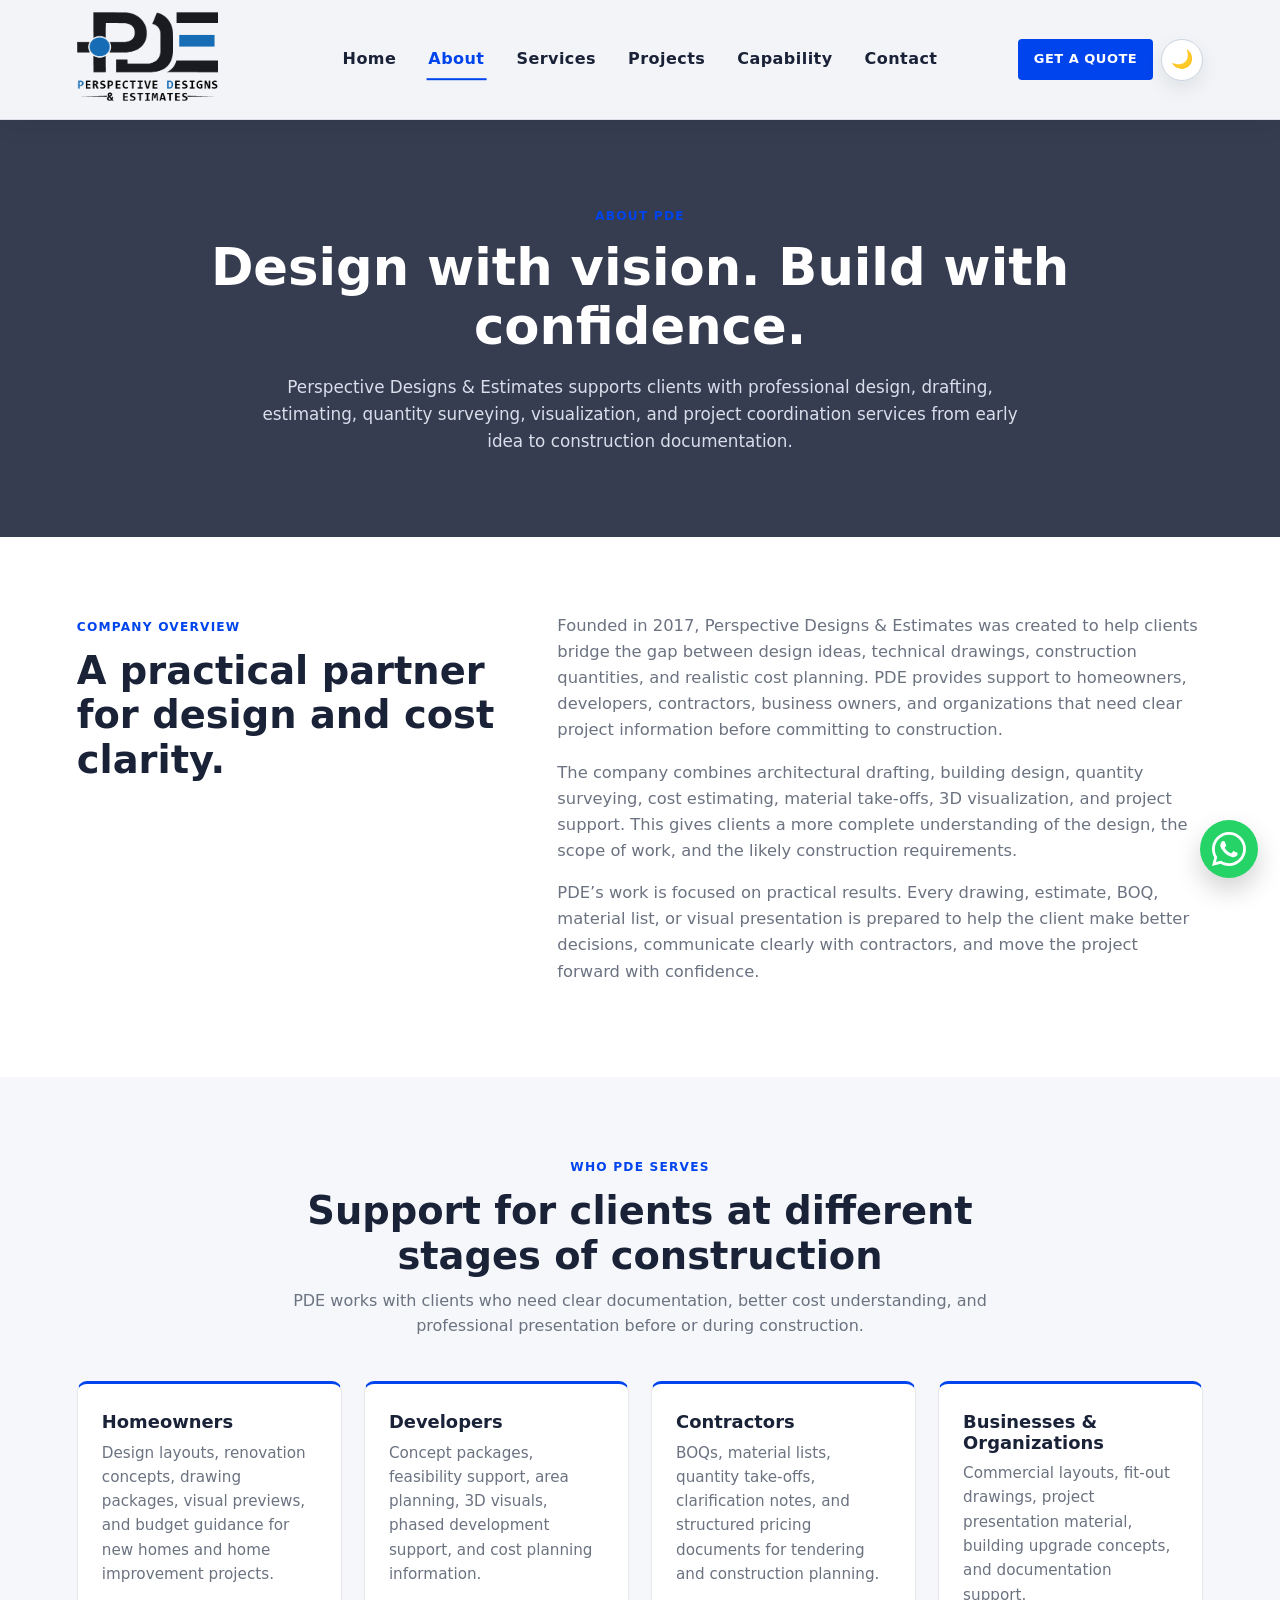
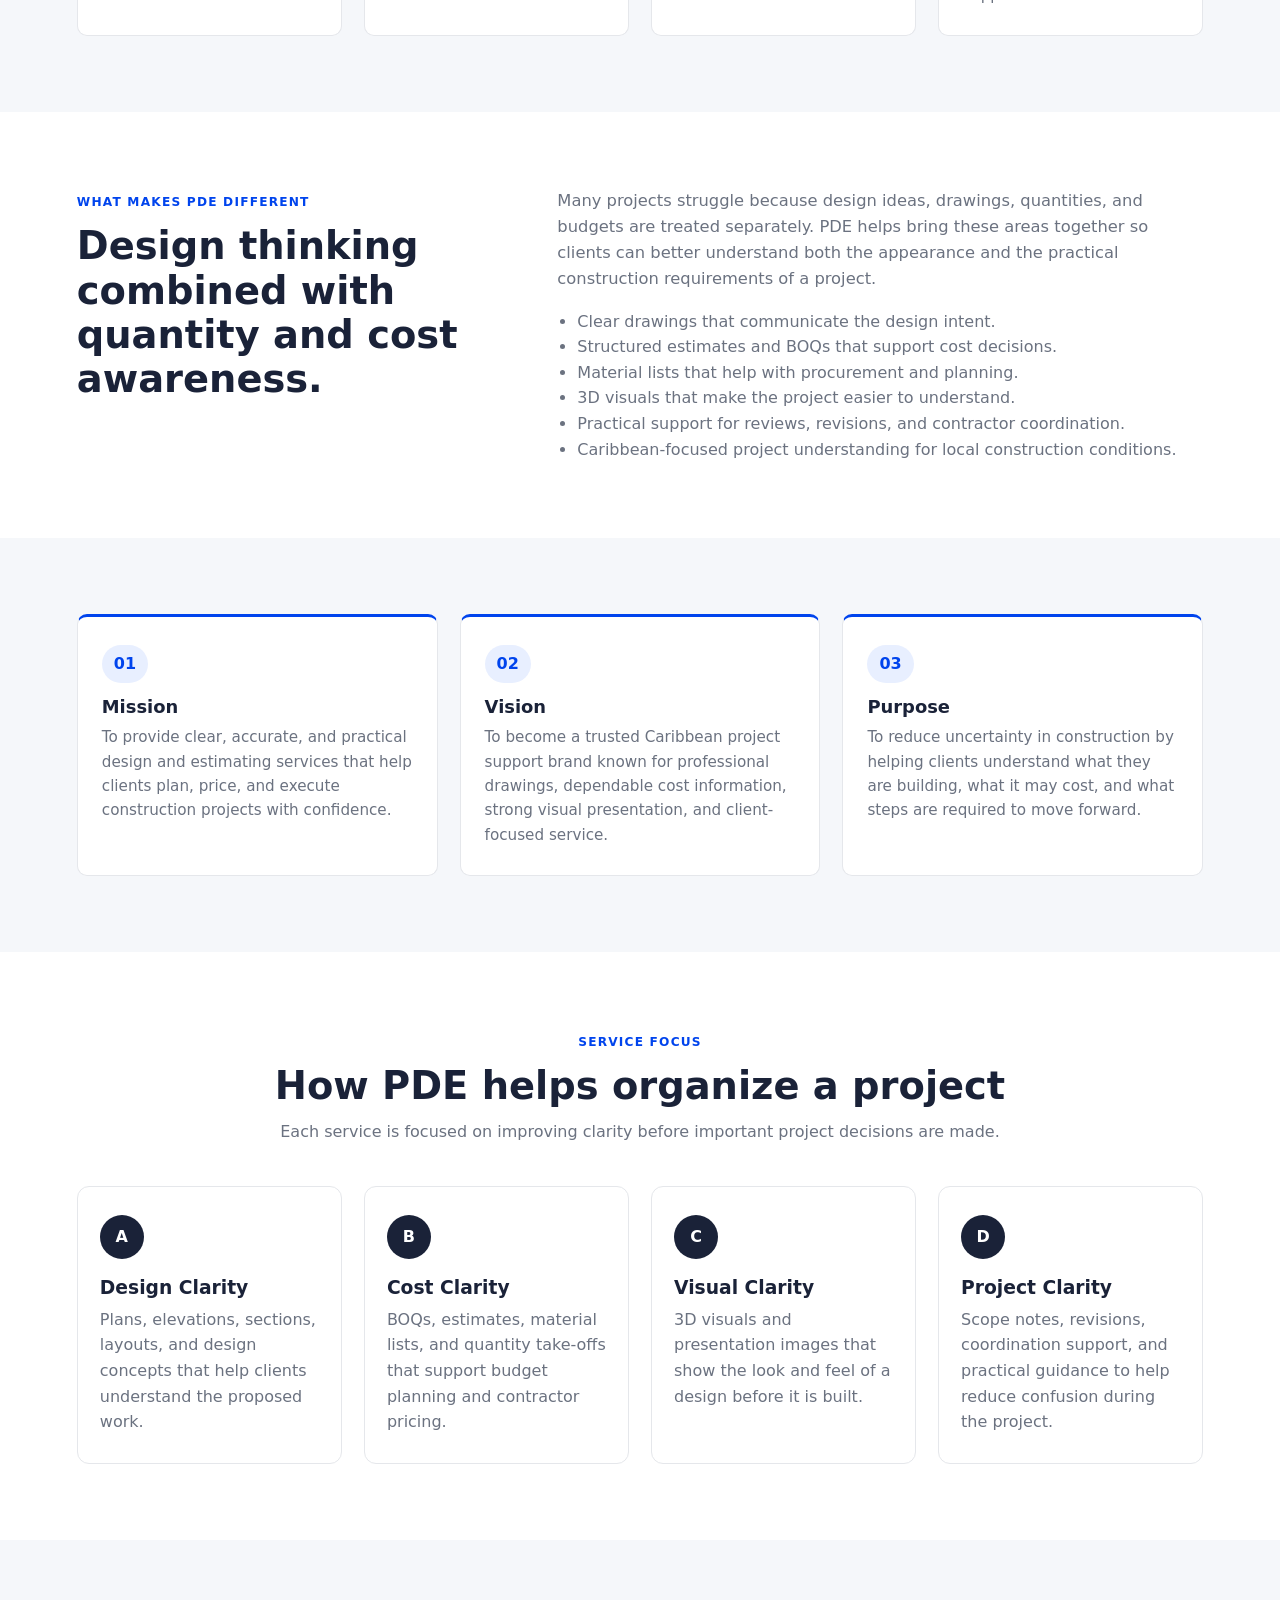
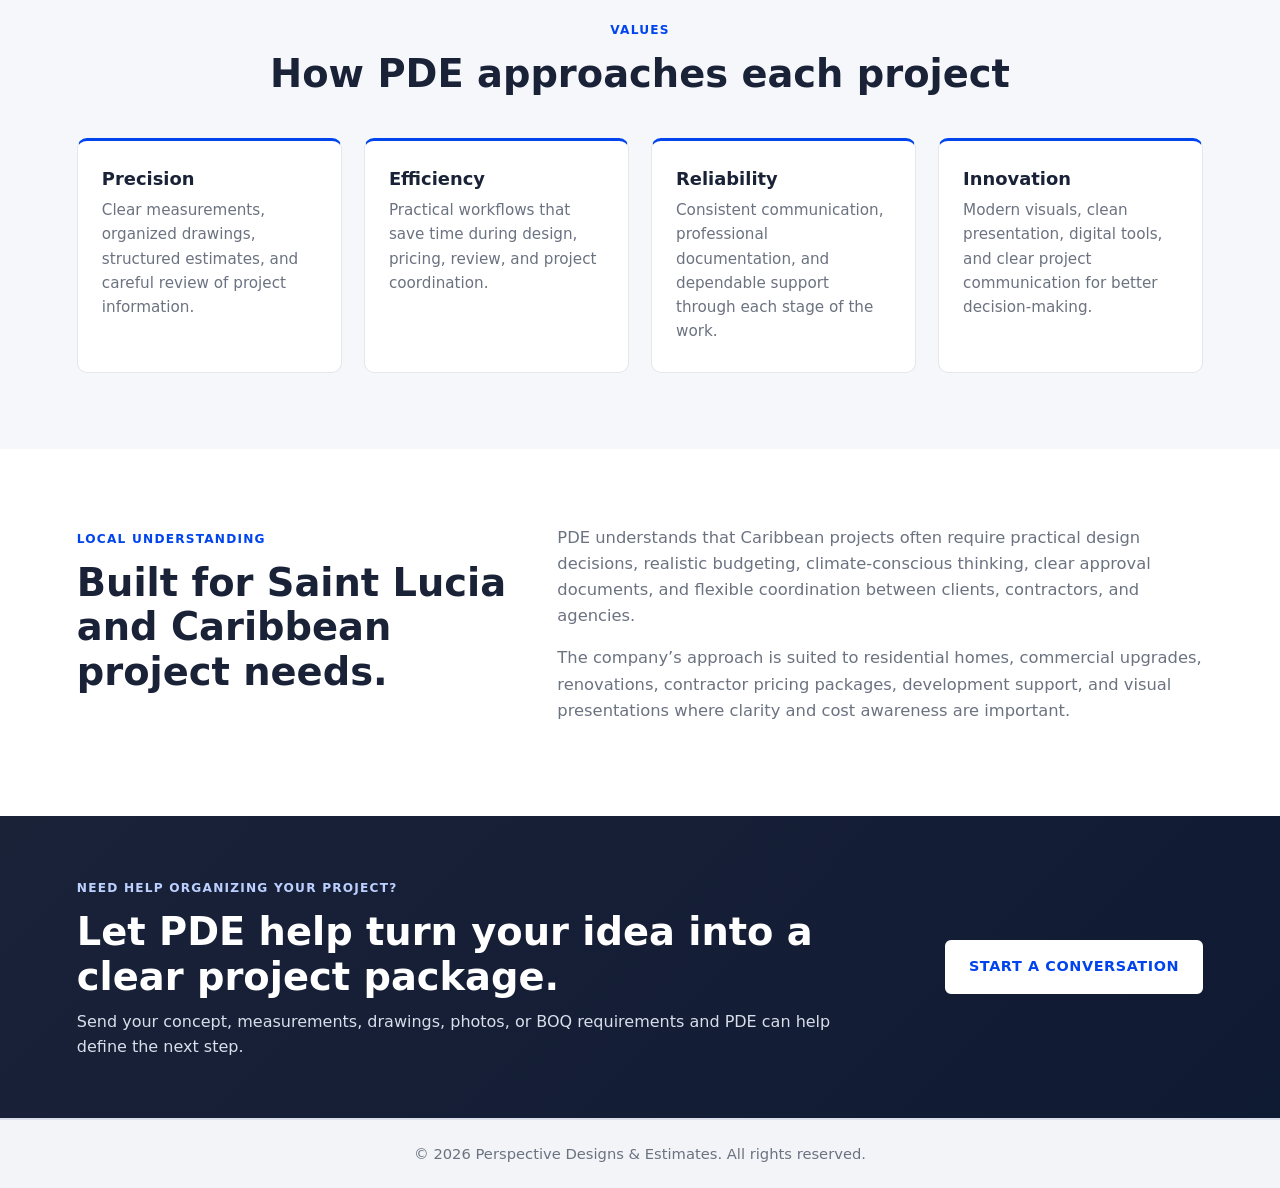
<file: about.html>
<!DOCTYPE html>
<html lang="en">
<head>
  <meta charset="UTF-8">
  <meta name="viewport" content="width=device-width, initial-scale=1.0">
  <meta name="description" content="Learn about Perspective Designs & Estimates, a Saint Lucia based design, drafting, estimating, quantity surveying, visualization, and project support company.">
  <title>About | PDE</title>
  <link rel="stylesheet" href="styles.css">
</head>
<body>

<header class="site-header">
  <a href="index.html" class="brand" aria-label="Perspective Designs & Estimates home">
    <img src="logo.png" class="logo" alt="PDE logo">
  </a>
  <nav class="main-nav" aria-label="Main navigation">
    <a href="index.html">Home</a>
    <a href="about.html" class="active">About</a>
    <a href="services.html">Services</a>
    <a href="projects.html">Projects</a>
    <a href="capability.html">Capability</a>
    <a href="contact.html">Contact</a>
  </nav>
  <a href="contact.html" class="nav-cta">Get a Quote</a>
</header>

<main>
  <section class="page-hero">
    <span class="eyebrow">About PDE</span>
    <h1>Design with vision. Build with confidence.</h1>
    <p>Perspective Designs & Estimates supports clients with professional design, drafting, estimating, quantity surveying, visualization, and project coordination services from early idea to construction documentation.</p>
  </section>

  <section class="section">
    <div class="two-col">
      <div>
        <span class="eyebrow">Company overview</span>
        <h2>A practical partner for design and cost clarity.</h2>
      </div>
      <div>
        <p>Founded in 2017, Perspective Designs & Estimates was created to help clients bridge the gap between design ideas, technical drawings, construction quantities, and realistic cost planning. PDE provides support to homeowners, developers, contractors, business owners, and organizations that need clear project information before committing to construction.</p>
        <p>The company combines architectural drafting, building design, quantity surveying, cost estimating, material take-offs, 3D visualization, and project support. This gives clients a more complete understanding of the design, the scope of work, and the likely construction requirements.</p>
        <p>PDE’s work is focused on practical results. Every drawing, estimate, BOQ, material list, or visual presentation is prepared to help the client make better decisions, communicate clearly with contractors, and move the project forward with confidence.</p>
      </div>
    </div>
  </section>

  <section class="section gray">
    <div class="section-head">
      <span class="eyebrow">Who PDE serves</span>
      <h2>Support for clients at different stages of construction</h2>
      <p>PDE works with clients who need clear documentation, better cost understanding, and professional presentation before or during construction.</p>
    </div>
    <div class="grid value-grid">
      <article class="card">
        <h3>Homeowners</h3>
        <p>Design layouts, renovation concepts, drawing packages, visual previews, and budget guidance for new homes and home improvement projects.</p>
      </article>
      <article class="card">
        <h3>Developers</h3>
        <p>Concept packages, feasibility support, area planning, 3D visuals, phased development support, and cost planning information.</p>
      </article>
      <article class="card">
        <h3>Contractors</h3>
        <p>BOQs, material lists, quantity take-offs, clarification notes, and structured pricing documents for tendering and construction planning.</p>
      </article>
      <article class="card">
        <h3>Businesses & Organizations</h3>
        <p>Commercial layouts, fit-out drawings, project presentation material, building upgrade concepts, and documentation support.</p>
      </article>
    </div>
  </section>

  <section class="section">
    <div class="two-col">
      <div>
        <span class="eyebrow">What makes PDE different</span>
        <h2>Design thinking combined with quantity and cost awareness.</h2>
      </div>
      <div>
        <p>Many projects struggle because design ideas, drawings, quantities, and budgets are treated separately. PDE helps bring these areas together so clients can better understand both the appearance and the practical construction requirements of a project.</p>
        <ul class="clean-list">
          <li>Clear drawings that communicate the design intent.</li>
          <li>Structured estimates and BOQs that support cost decisions.</li>
          <li>Material lists that help with procurement and planning.</li>
          <li>3D visuals that make the project easier to understand.</li>
          <li>Practical support for reviews, revisions, and contractor coordination.</li>
          <li>Caribbean-focused project understanding for local construction conditions.</li>
        </ul>
      </div>
    </div>
  </section>

  <section class="section gray">
    <div class="grid three-grid">
      <article class="card tall-card">
        <span class="card-number">01</span>
        <h3>Mission</h3>
        <p>To provide clear, accurate, and practical design and estimating services that help clients plan, price, and execute construction projects with confidence.</p>
      </article>
      <article class="card tall-card">
        <span class="card-number">02</span>
        <h3>Vision</h3>
        <p>To become a trusted Caribbean project support brand known for professional drawings, dependable cost information, strong visual presentation, and client-focused service.</p>
      </article>
      <article class="card tall-card">
        <span class="card-number">03</span>
        <h3>Purpose</h3>
        <p>To reduce uncertainty in construction by helping clients understand what they are building, what it may cost, and what steps are required to move forward.</p>
      </article>
    </div>
  </section>

  <section class="section">
    <div class="section-head">
      <span class="eyebrow">Service focus</span>
      <h2>How PDE helps organize a project</h2>
      <p>Each service is focused on improving clarity before important project decisions are made.</p>
    </div>
    <div class="process-grid">
      <div class="process-step">
        <span>A</span>
        <h3>Design Clarity</h3>
        <p>Plans, elevations, sections, layouts, and design concepts that help clients understand the proposed work.</p>
      </div>
      <div class="process-step">
        <span>B</span>
        <h3>Cost Clarity</h3>
        <p>BOQs, estimates, material lists, and quantity take-offs that support budget planning and contractor pricing.</p>
      </div>
      <div class="process-step">
        <span>C</span>
        <h3>Visual Clarity</h3>
        <p>3D visuals and presentation images that show the look and feel of a design before it is built.</p>
      </div>
      <div class="process-step">
        <span>D</span>
        <h3>Project Clarity</h3>
        <p>Scope notes, revisions, coordination support, and practical guidance to help reduce confusion during the project.</p>
      </div>
    </div>
  </section>

  <section class="section gray">
    <div class="section-head">
      <span class="eyebrow">Values</span>
      <h2>How PDE approaches each project</h2>
    </div>
    <div class="grid value-grid">
      <article class="card"><h3>Precision</h3><p>Clear measurements, organized drawings, structured estimates, and careful review of project information.</p></article>
      <article class="card"><h3>Efficiency</h3><p>Practical workflows that save time during design, pricing, review, and project coordination.</p></article>
      <article class="card"><h3>Reliability</h3><p>Consistent communication, professional documentation, and dependable support through each stage of the work.</p></article>
      <article class="card"><h3>Innovation</h3><p>Modern visuals, clean presentation, digital tools, and clear project communication for better decision-making.</p></article>
    </div>
  </section>

  <section class="section">
    <div class="two-col">
      <div>
        <span class="eyebrow">Local understanding</span>
        <h2>Built for Saint Lucia and Caribbean project needs.</h2>
      </div>
      <div>
        <p>PDE understands that Caribbean projects often require practical design decisions, realistic budgeting, climate-conscious thinking, clear approval documents, and flexible coordination between clients, contractors, and agencies.</p>
        <p>The company’s approach is suited to residential homes, commercial upgrades, renovations, contractor pricing packages, development support, and visual presentations where clarity and cost awareness are important.</p>
      </div>
    </div>
  </section>

  <section class="cta-band">
    <div>
      <span class="eyebrow light">Need help organizing your project?</span>
      <h2>Let PDE help turn your idea into a clear project package.</h2>
      <p>Send your concept, measurements, drawings, photos, or BOQ requirements and PDE can help define the next step.</p>
    </div>
    <a href="contact.html" class="btn btn-light">Start a Conversation</a>
  </section>
</main>

<footer class="site-footer">
  <div class="footer-bottom">© 2026 Perspective Designs & Estimates. All rights reserved.</div>
</footer>

<a class="whatsapp-float" href="https://wa.me/17584884111" aria-label="Message PDE on WhatsApp">WhatsApp</a>
<script src="menu.js"></script>

</body>
</html>
</file>
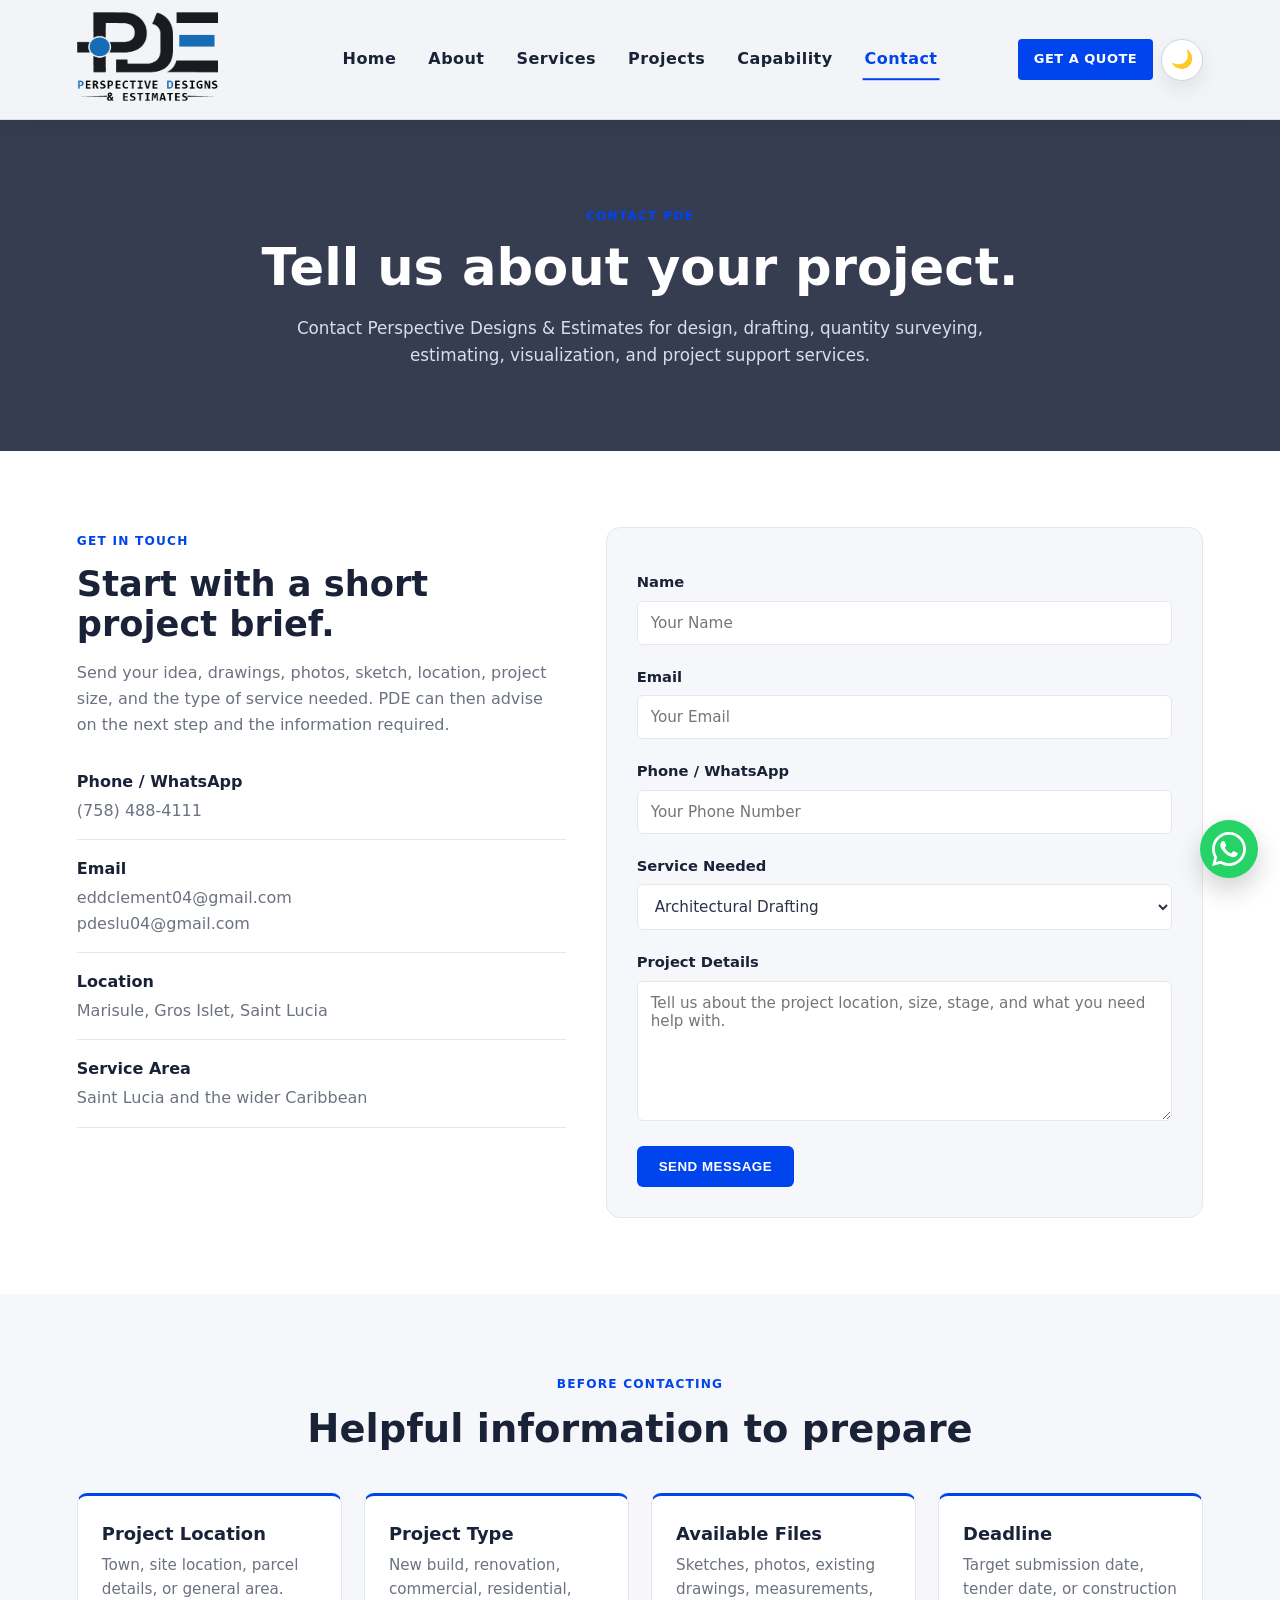
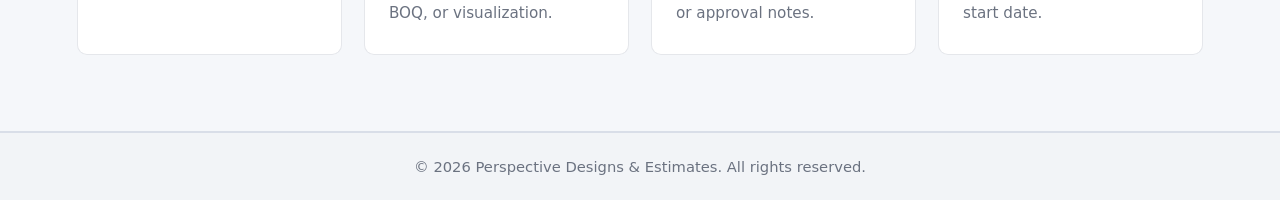
<file: contact.html>
<!DOCTYPE html>
<html lang="en">
<head>
  <meta charset="UTF-8">
  <meta name="viewport" content="width=device-width, initial-scale=1.0">
  <meta name="description" content="Contact Perspective Designs & Estimates for design, drafting, estimating, BOQ, material list, and project support services in Saint Lucia.">
  <title>Contact | PDE</title>
  <link rel="stylesheet" href="styles.css">
</head>
<body>

<header class="site-header">
  <a href="index.html" class="brand" aria-label="Perspective Designs & Estimates home">
    <img src="logo.png" class="logo" alt="PDE logo">
  </a>
  <nav class="main-nav" aria-label="Main navigation">
    <a href="index.html">Home</a>
    <a href="about.html">About</a>
    <a href="services.html">Services</a>
    <a href="projects.html">Projects</a>
    <a href="capability.html">Capability</a>
    <a href="contact.html" class="active">Contact</a>
  </nav>
  <a href="contact.html" class="nav-cta">Get a Quote</a>
</header>

<main>
  <section class="page-hero">
    <span class="eyebrow">Contact PDE</span>
    <h1>Tell us about your project.</h1>
    <p>Contact Perspective Designs & Estimates for design, drafting, quantity surveying, estimating, visualization, and project support services.</p>
  </section>

  <section class="section contact-section">
    <div class="contact-grid">
      <div class="contact-info">
        <span class="eyebrow">Get in touch</span>
        <h2>Start with a short project brief.</h2>
        <p>Send your idea, drawings, photos, sketch, location, project size, and the type of service needed. PDE can then advise on the next step and the information required.</p>
        <div class="info-card"><strong>Phone / WhatsApp</strong><span>(758) 488-4111</span></div>
        <div class="info-card"><strong>Email</strong><span>eddclement04@gmail.com<br>pdeslu04@gmail.com</span></div>
        <div class="info-card"><strong>Location</strong><span>Marisule, Gros Islet, Saint Lucia</span></div>
        <div class="info-card"><strong>Service Area</strong><span>Saint Lucia and the wider Caribbean</span></div>
      </div>

      <form class="contact-form" action="#" method="post">
        <label for="name">Name</label>
        <input id="name" type="text" placeholder="Your Name" required>
        <label for="email">Email</label>
        <input id="email" type="email" placeholder="Your Email" required>
        <label for="phone">Phone / WhatsApp</label>
        <input id="phone" type="text" placeholder="Your Phone Number">
        <label for="service">Service Needed</label>
        <select id="service">
          <option>Architectural Drafting</option>
          <option>Building Design</option>
          <option>Quantity Surveying / BOQ</option>
          <option>Material List</option>
          <option>3D Visualization</option>
          <option>Project Support</option>
        </select>
        <label for="message">Project Details</label>
        <textarea id="message" placeholder="Tell us about the project location, size, stage, and what you need help with."></textarea>
        <button type="submit">Send Message</button>
      </form>
    </div>
  </section>

  <section class="section gray">
    <div class="section-head">
      <span class="eyebrow">Before contacting</span>
      <h2>Helpful information to prepare</h2>
    </div>
    <div class="grid value-grid">
      <article class="card"><h3>Project Location</h3><p>Town, site location, parcel details, or general area.</p></article>
      <article class="card"><h3>Project Type</h3><p>New build, renovation, commercial, residential, BOQ, or visualization.</p></article>
      <article class="card"><h3>Available Files</h3><p>Sketches, photos, existing drawings, measurements, or approval notes.</p></article>
      <article class="card"><h3>Deadline</h3><p>Target submission date, tender date, or construction start date.</p></article>
    </div>
  </section>
</main>

<footer class="site-footer">
  <div class="footer-bottom">© 2026 Perspective Designs & Estimates. All rights reserved.</div>
</footer>

<a class="whatsapp-float" href="https://wa.me/17584884111" aria-label="Message PDE on WhatsApp">WhatsApp</a>
<script src="menu.js"></script>

</body>
</html>
</file>
<file: styles.css>
:root {
    --dark: #1a2238;
    --dark-2: #111827;
    --accent: #0044ED;
    --accent-dark: #0033b8;
    --accent-soft: #e8efff;
    --gray: #f5f7fa;
    --text: #2c3147;
    --muted: #6b7280;
    --border: #e5e7eb;
    --white: #ffffff;
    --shadow: 0 18px 45px rgba(26, 34, 56, 0.10);
}

* { box-sizing: border-box; }
html { scroll-behavior: smooth; }
body {
    margin: 0;
    font-family: 'Segoe UI', system-ui, -apple-system, BlinkMacSystemFont, sans-serif;
    color: var(--text);
    background: #fff;
    line-height: 1.6;
}
img { max-width: 100%; }
a { color: inherit; }
h1, h2, h3, h4 { color: var(--dark); line-height: 1.15; }
p { margin-top: 0; }

.site-header, header {
    background: #f2f4f7;
    padding: 12px 6%;
    display: flex;
    justify-content: space-between;
    align-items: center;
    gap: 24px;
    position: sticky;
    top: 0;
    z-index: 1000;
    border-bottom: 1px solid #d9dee8;
    box-shadow: 0 6px 20px rgba(17, 24, 39, 0.08);
}
.brand { display: flex; align-items: center; text-decoration: none; flex: 0 0 auto; }
.logo { height: 95px; display: block; }
.main-nav, nav { display: flex; align-items: center; justify-content: center; flex-wrap: wrap; gap: 6px 28px; }
.main-nav a, nav a { color: var(--dark); text-decoration: none; font-size: 16px; font-weight: 700; letter-spacing: 0.45px; padding: 7px 2px; border-bottom: 2px solid transparent; transition: border-color 0.2s, color 0.2s, background 0.2s; }
.main-nav a:hover, .main-nav a.active, nav a:hover, nav a.active { border-bottom-color: var(--accent); color: var(--accent); }
.nav-cta { color: #fff; background: var(--accent); text-decoration: none; padding: 10px 16px; border-radius: 4px; font-size: 13px; font-weight: 700; text-transform: uppercase; letter-spacing: 0.5px; white-space: nowrap; }
.nav-cta:hover { background: var(--accent-dark); }

.hero-split { display: grid; grid-template-columns: minmax(0, 1fr) minmax(360px, 0.95fr); gap: 46px; align-items: center; padding: 76px 6% 60px; background: radial-gradient(circle at top left, rgba(0, 68, 237, 0.08), transparent 32%), linear-gradient(180deg, #fff 0%, #f8faff 100%); }
.eyebrow { display: inline-block; color: var(--accent); font-weight: 800; text-transform: uppercase; letter-spacing: 1.2px; font-size: 0.76rem; margin-bottom: 12px; }
.eyebrow.light { color: #bcd0ff; }
.hero-text h1 { font-size: clamp(2.15rem, 3.7vw, 3.65rem); line-height: 1.08; margin: 0 0 20px; font-weight: 800; letter-spacing: -1px; }
.hero-text .accent, .accent { color: var(--accent); }
.hero-text p { color: var(--muted); font-size: 1.08rem; margin: 0 0 26px; max-width: 640px; }
.button-row { display: flex; flex-wrap: wrap; gap: 12px; align-items: center; margin-bottom: 18px; }
.sample-note, .form-note { font-size: 0.88rem !important; color: #7a8191 !important; margin-top: 10px !important; }
.hero-image img, .feature-image img { width: 100%; height: 440px; object-fit: cover; border-radius: 12px; display: block; box-shadow: var(--shadow); }
.feature-image { position: relative; }
.image-card { position: absolute; left: 24px; bottom: 24px; background: rgba(255,255,255,0.94); padding: 18px 20px; border-radius: 10px; box-shadow: 0 12px 28px rgba(0,0,0,0.12); }
.image-card strong, .image-card span { display: block; }
.image-card strong { color: var(--dark); }
.image-card span { color: var(--accent); font-weight: 700; }

.page-hero { padding: 82px 6%; text-align: center; background: linear-gradient(rgba(26,34,56,0.88), rgba(26,34,56,0.88)), url('https://images.unsplash.com/photo-1486406146926-c627a92ad1ab?auto=format&fit=crop&w=1600&q=80') center/cover; color: #fff; }
.page-hero h1 { color: #fff; max-width: 920px; margin: 0 auto 18px; font-size: clamp(2rem, 4vw, 3.5rem); }
.page-hero p { max-width: 760px; margin: 0 auto; color: #d8deea; font-size: 1.05rem; }

.stats { display: grid; grid-template-columns: repeat(3, 1fr); gap: 30px; padding: 34px 6% 64px; max-width: 1100px; margin: 0 auto; }
.stat { display: flex; flex-direction: column; align-items: center; text-align: center; padding: 24px; background: #fff; border: 1px solid var(--border); border-radius: 12px; box-shadow: 0 10px 28px rgba(26, 34, 56, 0.06); }
.stat-icon { width: 54px; height: 54px; border-radius: 50%; background: var(--accent-soft); color: var(--accent); display: flex; align-items: center; justify-content: center; margin-bottom: 12px; font-weight: 800; }
.stat-value { font-size: 2rem; font-weight: 800; color: var(--dark); line-height: 1; }
.stat-label { color: var(--muted); font-size: 0.92rem; margin-top: 6px; }
.capability-stats { padding: 0; }

.section { padding: 76px 6%; }
.section.gray, .capabilities { background: var(--gray); }
.section-head { text-align: center; margin: 0 auto 42px; max-width: 760px; }
.section-head h2 { font-size: clamp(1.8rem, 3vw, 2.6rem); margin: 0 0 10px; }
.section-head p { color: var(--muted); margin: 0; }
.two-col { display: grid; grid-template-columns: minmax(260px, 0.8fr) minmax(0, 1.2fr); gap: 50px; max-width: 1150px; margin: 0 auto; align-items: start; }
.two-col h2 { font-size: clamp(1.8rem, 3vw, 2.8rem); margin: 0; }
.two-col p { color: var(--muted); font-size: 1.02rem; }

.grid { display: grid; grid-template-columns: repeat(auto-fit, minmax(230px, 1fr)); gap: 22px; max-width: 1200px; margin: 0 auto; }
.three-grid { grid-template-columns: repeat(3, 1fr); }
.value-grid { grid-template-columns: repeat(auto-fit, minmax(240px, 1fr)); }
.card { background: #fff; padding: 28px 24px; border: 1px solid var(--border); border-top: 3px solid var(--accent); border-radius: 10px; transition: transform 0.2s, box-shadow 0.2s; }
.card:hover { transform: translateY(-4px); box-shadow: var(--shadow); }
.card-icon { width: 50px; height: 50px; border-radius: 12px; color: var(--accent); background: var(--accent-soft); margin-bottom: 16px; display: flex; align-items: center; justify-content: center; font-weight: 900; }
.service-grid .card .card-icon { font-size: 0; }
.service-grid .card .card-icon::before {
    font-size: 1.25rem;
    font-weight: 900;
    line-height: 1;
    color: var(--accent);
    -webkit-text-stroke: 0.45px currentColor;
    text-shadow: 0 0 0 currentColor;
}
.service-grid .card:nth-child(1) .card-icon::before { content: "✎"; }
.service-grid .card:nth-child(2) .card-icon::before { content: "⌂"; }
.service-grid .card:nth-child(3) .card-icon::before { content: "$"; }
.service-grid .card:nth-child(4) .card-icon::before { content: "◆"; }
.service-grid .card:nth-child(5) .card-icon::before { content: "✓"; }
.service-grid .card:nth-child(6) .card-icon::before { content: "↗"; }
.card h3 { margin: 0 0 8px; font-size: 1.12rem; }
.card p { margin: 0; color: var(--muted); font-size: 0.95rem; }
.tall-card { min-height: 220px; }
.card-number { display: inline-flex; color: var(--accent); background: var(--accent-soft); font-weight: 800; border-radius: 999px; padding: 6px 12px; margin-bottom: 14px; }
.clean-list, .card ul, .service-detail ul, .project-card ul { color: var(--muted); padding-left: 20px; margin-bottom: 0; }

.process-grid { max-width: 1200px; margin: 0 auto; display: grid; grid-template-columns: repeat(4, 1fr); gap: 22px; }
.process-step { padding: 28px 22px; background: #fff; border-radius: 12px; border: 1px solid var(--border); position: relative; overflow: hidden; }
.process-step span { display: inline-flex; width: 44px; height: 44px; align-items: center; justify-content: center; background: var(--dark); color: #fff; border-radius: 50%; font-weight: 800; margin-bottom: 18px; }
.process-step h3 { margin: 0 0 8px; }
.process-step p { color: var(--muted); margin: 0; }

.project-grid { max-width: 1200px; margin: 0 auto; display: grid; grid-template-columns: repeat(3, 1fr); gap: 24px; }
.full-projects { grid-template-columns: repeat(3, 1fr); }
.project-card { background: #fff; border-radius: 14px; overflow: hidden; border: 1px solid var(--border); box-shadow: 0 10px 26px rgba(26, 34, 56, 0.07); transition: transform 0.2s, box-shadow 0.2s; }
.project-card:hover { transform: translateY(-4px); box-shadow: var(--shadow); }
.project-card img { width: 100%; height: 220px; object-fit: cover; display: block; }
.project-content { padding: 24px; }
.project-content h3 { margin: 8px 0 8px; }
.project-content p { color: var(--muted); margin-bottom: 12px; }
.tag { display: inline-flex; color: var(--accent); background: var(--accent-soft); padding: 5px 10px; border-radius: 999px; font-size: 0.75rem; font-weight: 800; text-transform: uppercase; letter-spacing: 0.5px; }
.center-actions { text-align: center; margin-top: 32px; }

.testimonial-grid { max-width: 1120px; margin: 0 auto; display: grid; grid-template-columns: repeat(3, 1fr); gap: 24px; }
.testimonial { background: #fff; border: 1px solid var(--border); border-radius: 14px; padding: 28px; box-shadow: 0 10px 26px rgba(26,34,56,0.06); }
.testimonial p { color: var(--text); font-size: 1.02rem; margin-bottom: 22px; }
.testimonial h4 { margin: 0 0 4px; }
.testimonial span { color: var(--muted); font-size: 0.9rem; }

.service-list { max-width: 1150px; margin: 0 auto; display: grid; gap: 22px; }
.service-detail { display: grid; grid-template-columns: minmax(230px, 0.6fr) minmax(0, 1fr) minmax(220px, 0.6fr); gap: 30px; background: #fff; border: 1px solid var(--border); border-radius: 14px; padding: 28px; box-shadow: 0 10px 26px rgba(26, 34, 56, 0.05); }
.service-detail h2 { margin: 0; font-size: 1.35rem; }
.service-detail p { color: var(--muted); margin: 0; }
.contact-grid { max-width: 1150px; margin: 0 auto; display: grid; grid-template-columns: 0.9fr 1.1fr; gap: 40px; align-items: start; }
.contact-info h2 { font-size: 2.2rem; margin: 0 0 16px; }
.contact-info p { color: var(--muted); }
.info-card { display: grid; gap: 3px; padding: 16px 0; border-bottom: 1px solid var(--border); }
.info-card strong { color: var(--dark); }
.info-card span { color: var(--muted); }
.contact-form { background: var(--gray); padding: 30px; border-radius: 14px; border: 1px solid var(--border); }
.contact-form label { display: block; font-weight: 700; color: var(--dark); font-size: 0.92rem; margin-top: 12px; }
input, textarea, select { width: 100%; padding: 12px 13px; margin: 7px 0 8px; border: 1px solid var(--border); border-radius: 6px; font-family: inherit; font-size: 0.95rem; background: #fff; color: var(--text); }
textarea { min-height: 140px; resize: vertical; }
button[type="submit"] { background: var(--accent); color: #fff; border: none; padding: 13px 22px; border-radius: 6px; cursor: pointer; font-weight: 800; letter-spacing: 0.5px; text-transform: uppercase; margin-top: 10px; }
button[type="submit"]:hover { background: var(--accent-dark); }

.btn { display: inline-block; background: var(--accent); color: #fff; padding: 13px 22px; text-decoration: none; border-radius: 6px; font-size: 0.9rem; letter-spacing: 0.6px; text-transform: uppercase; font-weight: 800; transition: background 0.2s, color 0.2s, border-color 0.2s; border: 2px solid var(--accent); }
.btn:hover { background: var(--accent-dark); border-color: var(--accent-dark); }
.btn-outline { background: transparent; color: var(--accent); }
.btn-outline:hover { background: var(--accent); color: #fff; border-color: var(--accent); }
.btn-light { background: #fff; color: var(--accent); border-color: #fff; }
.btn-light:hover { background: #dbe6ff; color: var(--accent-dark); border-color: #dbe6ff; }

.cta-band { display: flex; justify-content: space-between; align-items: center; gap: 30px; padding: 58px 6%; background: linear-gradient(135deg, var(--dark), #0f1a33); color: #fff; }
.cta-band h2 { color: #fff; font-size: clamp(1.7rem, 3vw, 2.5rem); margin: 0 0 10px; max-width: 800px; }
.cta-band p { color: #d8deea; margin: 0; max-width: 760px; }

.site-footer, footer { background: #f2f4f7; color: var(--text); padding: 0; font-size: 0.92rem; border-top: 1px solid #d9dee8; }
.footer-grid { display: grid; grid-template-columns: 1.4fr 0.8fr 1fr; gap: 34px; padding: 46px 6%; max-width: 1250px; margin: 0 auto; }
.footer-logo { height: 58px; margin-bottom: 14px; }
.footer-grid p { color: var(--muted); margin-bottom: 8px; }
.footer-grid h4 { color: var(--dark); margin: 0 0 14px; }
.footer-grid a { display: block; color: var(--text); text-decoration: none; margin-bottom: 8px; }
.footer-grid a:hover { color: var(--accent); }
.footer-bottom { text-align: center; padding: 22px 6%; border-top: 1px solid #d9dee8; color: var(--muted); }

.whatsapp-float { position: fixed; right: 22px; bottom: 22px; width: 58px; height: 58px; background: #25D366; color: #fff; text-decoration: none; padding: 0; border-radius: 50%; font-weight: 800; font-size: 0; display: flex; align-items: center; justify-content: center; box-shadow: 0 12px 26px rgba(0,0,0,0.18); z-index: 1100; transition: transform 0.2s, box-shadow 0.2s; }
.whatsapp-float::before { content: ""; width: 34px; height: 34px; display: block; background: #fff; -webkit-mask: url('whatsapp-icon.svg') center / contain no-repeat; mask: url('whatsapp-icon.svg') center / contain no-repeat; }
.whatsapp-float:hover { transform: translateY(-2px); box-shadow: 0 16px 32px rgba(0,0,0,0.22); }

.back-to-top {
    position: fixed;
    right: 22px;
    bottom: 92px;
    width: 48px;
    height: 48px;
    border: none;
    border-radius: 50%;
    background: var(--dark);
    color: #fff;
    font-size: 1.55rem;
    font-weight: 900;
    line-height: 1;
    display: flex;
    align-items: center;
    justify-content: center;
    cursor: pointer;
    box-shadow: 0 12px 26px rgba(0,0,0,0.18);
    z-index: 1099;
    opacity: 0;
    visibility: hidden;
    transform: translateY(12px);
    transition: opacity 0.2s ease, visibility 0.2s ease, transform 0.2s ease, background 0.2s ease;
}
.back-to-top.show { opacity: 1; visibility: visible; transform: translateY(0); }
.back-to-top:hover { background: var(--accent); }

@media (max-width: 1000px) {
    .site-header, header { gap: 16px; }
    .nav-cta { display: none; }
    .hero-split, .two-col, .contact-grid { grid-template-columns: 1fr; }
    .project-grid, .full-projects, .testimonial-grid, .process-grid, .three-grid, .footer-grid { grid-template-columns: 1fr 1fr; }
    .service-detail { grid-template-columns: 1fr; }
}

@media (max-width: 760px) {
    .site-header, header { position: sticky; top: 0; z-index: 1000; flex-direction: row; align-items: center; justify-content: space-between; padding: 10px 5%; gap: 12px; }
    .logo { height: 72px; }
    .main-nav, nav { margin-left: auto; position: relative; display: flex; flex-direction: column; align-items: stretch; justify-content: flex-start; gap: 0; min-width: 54px; min-height: 46px; padding: 0; border: 1px solid #d9dee8; border-radius: 10px; background: #fff; box-shadow: 0 8px 22px rgba(17, 24, 39, 0.12); cursor: pointer; }
    .main-nav::before, nav::before { content: "☰"; display: flex; align-items: center; justify-content: center; width: 54px; height: 46px; color: var(--dark); font-size: 1.8rem; font-weight: 900; line-height: 1; }
    .main-nav a, nav a { display: none; width: 100%; padding: 13px 16px; font-size: 15px; border-bottom: 1px solid var(--border); background: #fff; }
    .main-nav a:last-child, nav a:last-child { border-bottom: none; }
    .main-nav.menu-open, nav.menu-open { position: absolute; top: calc(100% - 6px); right: 5%; width: min(280px, 90vw); min-height: 0; padding: 6px; border-radius: 14px; box-shadow: 0 18px 42px rgba(17, 24, 39, 0.22); }
    .main-nav.menu-open::before, nav.menu-open::before { content: "☰ Menu"; width: 100%; justify-content: flex-start; padding: 0 14px; font-size: 1rem; letter-spacing: 0.4px; text-transform: uppercase; }
    .main-nav.menu-open a, nav.menu-open a { display: block; }
    .hero-split, .section, .page-hero, .cta-band { padding-left: 5%; padding-right: 5%; }
    .hero-split { padding-top: 46px; }
    .hero-image img, .feature-image img { height: 260px; }
    .image-card { position: static; margin-top: 12px; }
    .stats, .project-grid, .full-projects, .testimonial-grid, .process-grid, .three-grid, .footer-grid, .capability-stats { grid-template-columns: 1fr; }
    .cta-band { flex-direction: column; align-items: flex-start; }
    .contact-form { padding: 22px; }
    .whatsapp-float { right: 14px; bottom: 14px; width: 54px; height: 54px; }
    .whatsapp-float::before { width: 31px; height: 31px; }
    .back-to-top { right: 17px; bottom: 82px; width: 46px; height: 46px; }
}

html.dark-mode .capability-meta span,
html.dark-mode .capability-meta div span,
html.dark-mode .capability-summary-card .capability-meta span {
    color: #ffffff !important;
}
</file>
